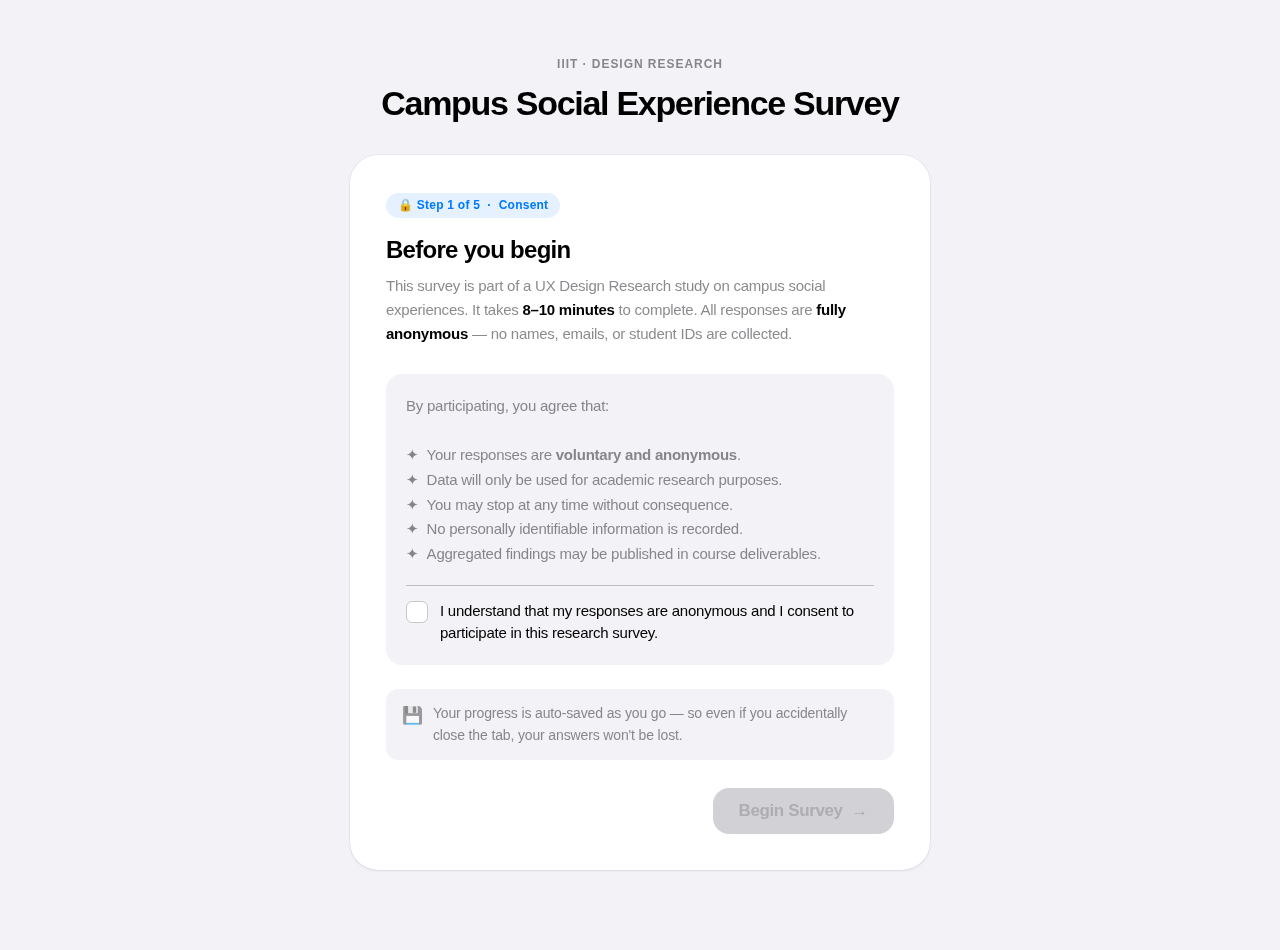
<file: index.html>
<!DOCTYPE html>
<html lang="en">

<head>
    <meta charset="UTF-8" />
    <meta name="viewport" content="width=device-width, initial-scale=1.0" />
    <title>IIIT Campus Social Experience Survey</title>
    <meta name="description"
        content="An anonymous research survey about campus social experiences at IIIT. Your responses help us understand and improve student life." />
    <link rel="stylesheet" href="style.css" />
    <style>
        /* ── PANAS-specific styles ── */
        .panas-scale-header {
            display: grid;
            grid-template-columns: 1fr repeat(5, 44px);
            gap: 0;
            align-items: center;
            padding: 10px 16px 10px 16px;
            background: #E8E8ED;
            border-radius: 12px 12px 0 0;
            margin-bottom: 0;
        }

        .panas-scale-header .panas-item-col {
            font-size: 13px;
            font-weight: 600;
            color: rgba(60, 60, 67, 0.80);
            letter-spacing: -0.01em;
        }

        .panas-scale-header .panas-num-col {
            text-align: center;
            font-size: 14px;
            font-weight: 700;
            color: rgba(60, 60, 67, 0.75);
        }

        /* Full 5-point anchor legend */
        .panas-legend {
            display: grid;
            grid-template-columns: repeat(5, 1fr);
            background: #EFEFF4;
            border-radius: 0 0 12px 12px;
            margin-bottom: 8px;
            overflow: hidden;
        }

        .panas-legend-point {
            display: flex;
            flex-direction: column;
            align-items: center;
            padding: 8px 4px 10px;
            border-right: 0.5px solid rgba(60, 60, 67, 0.10);
            gap: 3px;
        }

        .panas-legend-point:last-child {
            border-right: none;
        }

        .panas-legend-point .pl-num {
            font-size: 13px;
            font-weight: 700;
            color: #007AFF;
            line-height: 1;
        }

        .panas-legend-point .pl-desc {
            font-size: 10px;
            font-weight: 500;
            color: rgba(60, 60, 67, 0.65);
            text-align: center;
            line-height: 1.3;
        }

        /* ── Section labels for multi-section pages ── */
        .section-label {
            display: flex;
            align-items: center;
            gap: 10px;
            margin: 28px 0 14px;
        }

        .section-label-text {
            font-size: 11px;
            font-weight: 700;
            letter-spacing: 0.07em;
            text-transform: uppercase;
            color: #007AFF;
            white-space: nowrap;
        }

        .section-label::after {
            content: '';
            flex: 1;
            height: 0.5px;
            background: rgba(60, 60, 67, 0.15);
        }

        /* ── Light divider between questions ── */
        hr.section-divider {
            border: none;
            border-top: 0.5px solid rgba(60, 60, 67, 0.10);
            margin: 4px 0 12px;
        }

        /* ── Checkbox groups (multi-select) ── */
        .checkbox-group {
            display: flex;
            flex-direction: column;
            gap: 8px;
        }

        .checkbox-option {
            display: flex;
            align-items: center;
            gap: 12px;
            cursor: pointer;
            padding: 10px 14px;
            border-radius: 12px;
            border: 1.5px solid rgba(60, 60, 67, 0.14);
            background: #fff;
            transition: border-color 0.15s, background 0.15s;
        }

        .checkbox-option:hover {
            border-color: #007AFF;
            background: rgba(0, 122, 255, 0.04);
        }

        .checkbox-option input[type="checkbox"] {
            position: absolute;
            opacity: 0;
            width: 0;
            height: 0;
        }

        .custom-checkbox {
            width: 20px;
            height: 20px;
            border-radius: 6px;
            border: 2px solid rgba(60, 60, 67, 0.25);
            flex-shrink: 0;
            transition: background 0.15s, border-color 0.15s;
            position: relative;
        }

        .checkbox-option input[type="checkbox"]:checked~.custom-checkbox {
            background: #007AFF;
            border-color: #007AFF;
        }

        .checkbox-option input[type="checkbox"]:checked~.custom-checkbox::after {
            content: '';
            position: absolute;
            left: 5px;
            top: 2px;
            width: 5px;
            height: 9px;
            border: 2px solid #fff;
            border-top: none;
            border-left: none;
            transform: rotate(45deg);
        }

        .checkbox-option input[type="checkbox"]:checked~.option-label {
            font-weight: 600;
            color: #007AFF;
        }

        /* ── Char counter ── */
        .char-counter {
            font-size: 11px;
            color: rgba(60, 60, 67, 0.40);
            text-align: right;
            margin-top: 4px;
        }

        .panas-row {
            display: grid;
            grid-template-columns: 1fr repeat(5, 44px);
            gap: 0;
            align-items: center;
            padding: 10px 16px;
            border-bottom: 0.5px solid rgba(60, 60, 67, 0.10);
            transition: background 0.15s;
        }

        .panas-row:last-child {
            border-bottom: none;
        }

        .panas-row:hover {
            background: rgba(0, 122, 255, 0.04);
            border-radius: 10px;
        }

        .panas-term {
            font-size: 15px;
            font-weight: 500;
            letter-spacing: -0.016em;
            color: #000;
        }

        .panas-term .panas-num {
            font-size: 11px;
            font-weight: 600;
            color: rgba(60, 60, 67, 0.40);
            margin-right: 6px;
        }

        .panas-cell {
            display: flex;
            justify-content: center;
            align-items: center;
        }

        /* Hide native radio; show Cupertino-style circle */
        .panas-cell input[type="radio"] {
            position: absolute;
            opacity: 0;
            width: 0;
            height: 0;
        }

        .panas-cell label {
            width: 28px;
            height: 28px;
            border-radius: 50%;
            border: 2px solid rgba(60, 60, 67, 0.20);
            display: flex;
            align-items: center;
            justify-content: center;
            cursor: pointer;
            font-size: 11px;
            font-weight: 600;
            color: rgba(60, 60, 67, 0.40);
            transition: border-color 0.18s, background 0.18s, color 0.18s;
            user-select: none;
        }

        .panas-cell input[type="radio"]:checked+label {
            background: #007AFF;
            border-color: #007AFF;
            color: #fff;
        }

        .panas-cell label:hover {
            border-color: #007AFF;
            color: #007AFF;
        }

        /* Live score display */
        .panas-score-box {
            display: grid;
            grid-template-columns: 1fr 1fr;
            gap: 12px;
            margin-top: 20px;
        }

        .panas-score-card {
            padding: 16px 18px;
            border-radius: 14px;
            text-align: center;
        }

        .panas-score-card.positive {
            background: rgba(52, 199, 89, 0.10);
            border: 1px solid rgba(52, 199, 89, 0.25);
        }

        .panas-score-card.negative {
            background: rgba(255, 59, 48, 0.08);
            border: 1px solid rgba(255, 59, 48, 0.20);
        }

        .panas-score-label {
            font-size: 11px;
            font-weight: 600;
            letter-spacing: 0.05em;
            text-transform: uppercase;
            margin-bottom: 4px;
        }

        .panas-score-card.positive .panas-score-label {
            color: #248A3D;
        }

        .panas-score-card.negative .panas-score-label {
            color: #C0392B;
        }

        .panas-score-value {
            font-family: -apple-system, 'SF Pro Display', BlinkMacSystemFont, 'Helvetica Neue', sans-serif;
            font-size: 32px;
            font-weight: 700;
            letter-spacing: -0.038em;
            line-height: 1;
        }

        .panas-score-card.positive .panas-score-value {
            color: #34C759;
        }

        .panas-score-card.negative .panas-score-value {
            color: #FF3B30;
        }

        .panas-score-range {
            font-size: 11px;
            color: rgba(60, 60, 67, 0.45);
            margin-top: 3px;
        }

        .panas-score-mean {
            font-size: 11px;
            color: rgba(60, 60, 67, 0.50);
            margin-top: 2px;
        }

        @media (max-width: 520px) {
            .panas-scale-header {
                grid-template-columns: 1fr repeat(5, 36px);
                padding: 8px 10px;
            }

            .panas-row {
                grid-template-columns: 1fr repeat(5, 36px);
                padding: 9px 10px;
            }

            .panas-cell label {
                width: 24px;
                height: 24px;
                font-size: 10px;
            }

            .panas-term {
                font-size: 14px;
            }
        }
    </style>
</head>

<body>

    <!-- ═══════════════════════════════════════════════════
     SUBMIT CONFIRMATION MODAL
════════════════════════════════════════════════════ -->
    <div class="modal-overlay" id="submit-modal" role="dialog" aria-modal="true" aria-labelledby="modal-title">
        <div class="modal-card">
            <div class="modal-icon">📝</div>
            <h2 class="modal-title" id="modal-title">Submit your responses?</h2>
            <p class="modal-msg">Once submitted you won't be able to edit your answers. Your participation is completely
                anonymous.</p>
            <div class="modal-actions">
                <button class="btn btn-ghost" id="modal-cancel">Go Back</button>
                <button class="btn btn-primary" id="modal-confirm">Submit Now</button>
            </div>
        </div>
    </div>

    <!-- ═══════════════════════════════════════════════════
     AUTO-SAVE TOAST
════════════════════════════════════════════════════ -->
    <div class="toast" id="autosave-toast" aria-live="polite">
        <div class="toast-dot"></div>
        Progress auto-saved
    </div>

    <!-- ═══════════════════════════════════════════════════
     MAIN SHELL
════════════════════════════════════════════════════ -->
    <div class="survey-shell">

        <!-- Header -->
        <header class="survey-header">
            <span class="survey-logo">IIIT · Design Research</span>
            <h1 class="survey-title">Campus Social Experience Survey</h1>
        </header>

        <!-- Progress bar (hidden on consent & completion pages) -->
        <div class="progress-wrapper" id="progress-wrapper" style="display:none;">
            <div class="progress-meta">
                <span id="progress-label">Section 1 of 3</span>
                <span id="progress-pct">25%</span>
            </div>
            <div class="progress-track">
                <div class="progress-fill" id="progress-fill" style="width:25%;"></div>
            </div>
        </div>

        <!-- ─────────────────────────────────────────────
       PAGE 1 – CONSENT
  ────────────────────────────────────────────── -->
        <main class="survey-card survey-page active" id="page-1" role="main">

            <div class="page-badge">🔒 Step 1 of 5 &nbsp;·&nbsp; Consent</div>
            <h2 class="page-heading">Before you begin</h2>
            <p class="page-subheading">
                This survey is part of a UX Design Research study on campus social experiences.
                It takes <strong>8–10 minutes</strong> to complete. All responses are <strong>fully anonymous</strong> —
                no names, emails, or student IDs are collected.
            </p>

            <div class="consent-box">
                <p class="consent-text">
                    By participating, you agree that:<br /><br />
                    ✦ &nbsp;Your responses are <strong>voluntary and anonymous</strong>.<br />
                    ✦ &nbsp;Data will only be used for academic research purposes.<br />
                    ✦ &nbsp;You may stop at any time without consequence.<br />
                    ✦ &nbsp;No personally identifiable information is recorded.<br />
                    ✦ &nbsp;Aggregated findings may be published in course deliverables.
                </p>

                <label class="consent-check-row" id="consent-row" for="consent-checkbox">
                    <input type="checkbox" id="consent-checkbox"
                        style="position:absolute;opacity:0;width:0;height:0;pointer-events:none;" />
                    <div class="consent-check-box" id="consent-visual"></div>
                    <span class="consent-agree">
                        I understand that my responses are anonymous and I consent to participate in this research
                        survey.
                    </span>
                </label>
            </div>

            <div class="info-box">
                <span class="icon">💾</span>
                <span>Your progress is auto-saved as you go — so even if you accidentally close the tab, your answers
                    won't be lost.</span>
            </div>

            <div class="btn-row" style="justify-content:flex-end;">
                <button class="btn btn-primary" id="consent-btn" disabled aria-label="Proceed to survey">
                    Begin Survey &nbsp;→
                </button>
            </div>

        </main>

        <!-- ─────────────────────────────────────────────
       PAGE 2 – PANAS
  ────────────────────────────────────────────── -->
        <main class="survey-card survey-page" id="page-2" role="main">

            <div class="page-badge">🧠 Step 2 of 5 &nbsp;·&nbsp; Mood Check</div>
            <h2 class="page-heading">How have you been feeling?</h2>
            <p class="page-subheading">
                Indicate the extent you have felt this way <strong>over the past week</strong>. There are no right or
                wrong answers — just go with your honest first reaction.
            </p>

            <!-- Scale legend -->
            <div class="panas-scale-header">
                <div class="panas-item-col">Feeling</div>
                <div class="panas-num-col">1</div>
                <div class="panas-num-col">2</div>
                <div class="panas-num-col">3</div>
                <div class="panas-num-col">4</div>
                <div class="panas-num-col">5</div>
            </div>
            <!-- 5-point anchor legend -->
            <div class="panas-legend">
                <div class="panas-legend-point">
                    <span class="pl-num">1</span>
                    <span class="pl-desc">Very slightly<br>or not at all</span>
                </div>
                <div class="panas-legend-point">
                    <span class="pl-num">2</span>
                    <span class="pl-desc">A little</span>
                </div>
                <div class="panas-legend-point">
                    <span class="pl-num">3</span>
                    <span class="pl-desc">Moderately</span>
                </div>
                <div class="panas-legend-point">
                    <span class="pl-num">4</span>
                    <span class="pl-desc">Quite<br>a bit</span>
                </div>
                <div class="panas-legend-point">
                    <span class="pl-num">5</span>
                    <span class="pl-desc">Extremely</span>
                </div>
            </div>

            <!-- 20 PANAS items -->
            <div id="panas-items">

                <!-- 1. Interested (Positive) -->
                <div class="panas-row">
                    <div class="panas-term"><span class="panas-num">1.</span>Interested</div>
                    <div class="panas-cell"><input type="radio" name="panas_1" id="p1-1" value="1" /><label
                            for="p1-1">1</label></div>
                    <div class="panas-cell"><input type="radio" name="panas_1" id="p1-2" value="2" /><label
                            for="p1-2">2</label></div>
                    <div class="panas-cell"><input type="radio" name="panas_1" id="p1-3" value="3" /><label
                            for="p1-3">3</label></div>
                    <div class="panas-cell"><input type="radio" name="panas_1" id="p1-4" value="4" /><label
                            for="p1-4">4</label></div>
                    <div class="panas-cell"><input type="radio" name="panas_1" id="p1-5" value="5" /><label
                            for="p1-5">5</label></div>
                </div>

                <!-- 2. Distressed (Negative) -->
                <div class="panas-row">
                    <div class="panas-term"><span class="panas-num">2.</span>Distressed</div>
                    <div class="panas-cell"><input type="radio" name="panas_2" id="p2-1" value="1" /><label
                            for="p2-1">1</label></div>
                    <div class="panas-cell"><input type="radio" name="panas_2" id="p2-2" value="2" /><label
                            for="p2-2">2</label></div>
                    <div class="panas-cell"><input type="radio" name="panas_2" id="p2-3" value="3" /><label
                            for="p2-3">3</label></div>
                    <div class="panas-cell"><input type="radio" name="panas_2" id="p2-4" value="4" /><label
                            for="p2-4">4</label></div>
                    <div class="panas-cell"><input type="radio" name="panas_2" id="p2-5" value="5" /><label
                            for="p2-5">5</label></div>
                </div>

                <!-- 3. Excited (Positive) -->
                <div class="panas-row">
                    <div class="panas-term"><span class="panas-num">3.</span>Excited</div>
                    <div class="panas-cell"><input type="radio" name="panas_3" id="p3-1" value="1" /><label
                            for="p3-1">1</label></div>
                    <div class="panas-cell"><input type="radio" name="panas_3" id="p3-2" value="2" /><label
                            for="p3-2">2</label></div>
                    <div class="panas-cell"><input type="radio" name="panas_3" id="p3-3" value="3" /><label
                            for="p3-3">3</label></div>
                    <div class="panas-cell"><input type="radio" name="panas_3" id="p3-4" value="4" /><label
                            for="p3-4">4</label></div>
                    <div class="panas-cell"><input type="radio" name="panas_3" id="p3-5" value="5" /><label
                            for="p3-5">5</label></div>
                </div>

                <!-- 4. Upset (Negative) -->
                <div class="panas-row">
                    <div class="panas-term"><span class="panas-num">4.</span>Upset</div>
                    <div class="panas-cell"><input type="radio" name="panas_4" id="p4-1" value="1" /><label
                            for="p4-1">1</label></div>
                    <div class="panas-cell"><input type="radio" name="panas_4" id="p4-2" value="2" /><label
                            for="p4-2">2</label></div>
                    <div class="panas-cell"><input type="radio" name="panas_4" id="p4-3" value="3" /><label
                            for="p4-3">3</label></div>
                    <div class="panas-cell"><input type="radio" name="panas_4" id="p4-4" value="4" /><label
                            for="p4-4">4</label></div>
                    <div class="panas-cell"><input type="radio" name="panas_4" id="p4-5" value="5" /><label
                            for="p4-5">5</label></div>
                </div>

                <!-- 5. Strong (Positive) -->
                <div class="panas-row">
                    <div class="panas-term"><span class="panas-num">5.</span>Strong</div>
                    <div class="panas-cell"><input type="radio" name="panas_5" id="p5-1" value="1" /><label
                            for="p5-1">1</label></div>
                    <div class="panas-cell"><input type="radio" name="panas_5" id="p5-2" value="2" /><label
                            for="p5-2">2</label></div>
                    <div class="panas-cell"><input type="radio" name="panas_5" id="p5-3" value="3" /><label
                            for="p5-3">3</label></div>
                    <div class="panas-cell"><input type="radio" name="panas_5" id="p5-4" value="4" /><label
                            for="p5-4">4</label></div>
                    <div class="panas-cell"><input type="radio" name="panas_5" id="p5-5" value="5" /><label
                            for="p5-5">5</label></div>
                </div>

                <!-- 6. Guilty (Negative) -->
                <div class="panas-row">
                    <div class="panas-term"><span class="panas-num">6.</span>Guilty</div>
                    <div class="panas-cell"><input type="radio" name="panas_6" id="p6-1" value="1" /><label
                            for="p6-1">1</label></div>
                    <div class="panas-cell"><input type="radio" name="panas_6" id="p6-2" value="2" /><label
                            for="p6-2">2</label></div>
                    <div class="panas-cell"><input type="radio" name="panas_6" id="p6-3" value="3" /><label
                            for="p6-3">3</label></div>
                    <div class="panas-cell"><input type="radio" name="panas_6" id="p6-4" value="4" /><label
                            for="p6-4">4</label></div>
                    <div class="panas-cell"><input type="radio" name="panas_6" id="p6-5" value="5" /><label
                            for="p6-5">5</label></div>
                </div>

                <!-- 7. Scared (Negative) -->
                <div class="panas-row">
                    <div class="panas-term"><span class="panas-num">7.</span>Scared</div>
                    <div class="panas-cell"><input type="radio" name="panas_7" id="p7-1" value="1" /><label
                            for="p7-1">1</label></div>
                    <div class="panas-cell"><input type="radio" name="panas_7" id="p7-2" value="2" /><label
                            for="p7-2">2</label></div>
                    <div class="panas-cell"><input type="radio" name="panas_7" id="p7-3" value="3" /><label
                            for="p7-3">3</label></div>
                    <div class="panas-cell"><input type="radio" name="panas_7" id="p7-4" value="4" /><label
                            for="p7-4">4</label></div>
                    <div class="panas-cell"><input type="radio" name="panas_7" id="p7-5" value="5" /><label
                            for="p7-5">5</label></div>
                </div>

                <!-- 8. Hostile (Negative) -->
                <div class="panas-row">
                    <div class="panas-term"><span class="panas-num">8.</span>Hostile</div>
                    <div class="panas-cell"><input type="radio" name="panas_8" id="p8-1" value="1" /><label
                            for="p8-1">1</label></div>
                    <div class="panas-cell"><input type="radio" name="panas_8" id="p8-2" value="2" /><label
                            for="p8-2">2</label></div>
                    <div class="panas-cell"><input type="radio" name="panas_8" id="p8-3" value="3" /><label
                            for="p8-3">3</label></div>
                    <div class="panas-cell"><input type="radio" name="panas_8" id="p8-4" value="4" /><label
                            for="p8-4">4</label></div>
                    <div class="panas-cell"><input type="radio" name="panas_8" id="p8-5" value="5" /><label
                            for="p8-5">5</label></div>
                </div>

                <!-- 9. Enthusiastic (Positive) -->
                <div class="panas-row">
                    <div class="panas-term"><span class="panas-num">9.</span>Enthusiastic</div>
                    <div class="panas-cell"><input type="radio" name="panas_9" id="p9-1" value="1" /><label
                            for="p9-1">1</label></div>
                    <div class="panas-cell"><input type="radio" name="panas_9" id="p9-2" value="2" /><label
                            for="p9-2">2</label></div>
                    <div class="panas-cell"><input type="radio" name="panas_9" id="p9-3" value="3" /><label
                            for="p9-3">3</label></div>
                    <div class="panas-cell"><input type="radio" name="panas_9" id="p9-4" value="4" /><label
                            for="p9-4">4</label></div>
                    <div class="panas-cell"><input type="radio" name="panas_9" id="p9-5" value="5" /><label
                            for="p9-5">5</label></div>
                </div>

                <!-- 10. Proud (Positive) -->
                <div class="panas-row">
                    <div class="panas-term"><span class="panas-num">10.</span>Proud</div>
                    <div class="panas-cell"><input type="radio" name="panas_10" id="p10-1" value="1" /><label
                            for="p10-1">1</label></div>
                    <div class="panas-cell"><input type="radio" name="panas_10" id="p10-2" value="2" /><label
                            for="p10-2">2</label></div>
                    <div class="panas-cell"><input type="radio" name="panas_10" id="p10-3" value="3" /><label
                            for="p10-3">3</label></div>
                    <div class="panas-cell"><input type="radio" name="panas_10" id="p10-4" value="4" /><label
                            for="p10-4">4</label></div>
                    <div class="panas-cell"><input type="radio" name="panas_10" id="p10-5" value="5" /><label
                            for="p10-5">5</label></div>
                </div>

                <!-- 11. Irritable (Negative) -->
                <div class="panas-row">
                    <div class="panas-term"><span class="panas-num">11.</span>Irritable</div>
                    <div class="panas-cell"><input type="radio" name="panas_11" id="p11-1" value="1" /><label
                            for="p11-1">1</label></div>
                    <div class="panas-cell"><input type="radio" name="panas_11" id="p11-2" value="2" /><label
                            for="p11-2">2</label></div>
                    <div class="panas-cell"><input type="radio" name="panas_11" id="p11-3" value="3" /><label
                            for="p11-3">3</label></div>
                    <div class="panas-cell"><input type="radio" name="panas_11" id="p11-4" value="4" /><label
                            for="p11-4">4</label></div>
                    <div class="panas-cell"><input type="radio" name="panas_11" id="p11-5" value="5" /><label
                            for="p11-5">5</label></div>
                </div>

                <!-- 12. Alert (Positive) -->
                <div class="panas-row">
                    <div class="panas-term"><span class="panas-num">12.</span>Alert</div>
                    <div class="panas-cell"><input type="radio" name="panas_12" id="p12-1" value="1" /><label
                            for="p12-1">1</label></div>
                    <div class="panas-cell"><input type="radio" name="panas_12" id="p12-2" value="2" /><label
                            for="p12-2">2</label></div>
                    <div class="panas-cell"><input type="radio" name="panas_12" id="p12-3" value="3" /><label
                            for="p12-3">3</label></div>
                    <div class="panas-cell"><input type="radio" name="panas_12" id="p12-4" value="4" /><label
                            for="p12-4">4</label></div>
                    <div class="panas-cell"><input type="radio" name="panas_12" id="p12-5" value="5" /><label
                            for="p12-5">5</label></div>
                </div>

                <!-- 13. Ashamed (Negative) -->
                <div class="panas-row">
                    <div class="panas-term"><span class="panas-num">13.</span>Ashamed</div>
                    <div class="panas-cell"><input type="radio" name="panas_13" id="p13-1" value="1" /><label
                            for="p13-1">1</label></div>
                    <div class="panas-cell"><input type="radio" name="panas_13" id="p13-2" value="2" /><label
                            for="p13-2">2</label></div>
                    <div class="panas-cell"><input type="radio" name="panas_13" id="p13-3" value="3" /><label
                            for="p13-3">3</label></div>
                    <div class="panas-cell"><input type="radio" name="panas_13" id="p13-4" value="4" /><label
                            for="p13-4">4</label></div>
                    <div class="panas-cell"><input type="radio" name="panas_13" id="p13-5" value="5" /><label
                            for="p13-5">5</label></div>
                </div>

                <!-- 14. Inspired (Positive) -->
                <div class="panas-row">
                    <div class="panas-term"><span class="panas-num">14.</span>Inspired</div>
                    <div class="panas-cell"><input type="radio" name="panas_14" id="p14-1" value="1" /><label
                            for="p14-1">1</label></div>
                    <div class="panas-cell"><input type="radio" name="panas_14" id="p14-2" value="2" /><label
                            for="p14-2">2</label></div>
                    <div class="panas-cell"><input type="radio" name="panas_14" id="p14-3" value="3" /><label
                            for="p14-3">3</label></div>
                    <div class="panas-cell"><input type="radio" name="panas_14" id="p14-4" value="4" /><label
                            for="p14-4">4</label></div>
                    <div class="panas-cell"><input type="radio" name="panas_14" id="p14-5" value="5" /><label
                            for="p14-5">5</label></div>
                </div>

                <!-- 15. Nervous (Negative) -->
                <div class="panas-row">
                    <div class="panas-term"><span class="panas-num">15.</span>Nervous</div>
                    <div class="panas-cell"><input type="radio" name="panas_15" id="p15-1" value="1" /><label
                            for="p15-1">1</label></div>
                    <div class="panas-cell"><input type="radio" name="panas_15" id="p15-2" value="2" /><label
                            for="p15-2">2</label></div>
                    <div class="panas-cell"><input type="radio" name="panas_15" id="p15-3" value="3" /><label
                            for="p15-3">3</label></div>
                    <div class="panas-cell"><input type="radio" name="panas_15" id="p15-4" value="4" /><label
                            for="p15-4">4</label></div>
                    <div class="panas-cell"><input type="radio" name="panas_15" id="p15-5" value="5" /><label
                            for="p15-5">5</label></div>
                </div>

                <!-- 16. Determined (Positive) -->
                <div class="panas-row">
                    <div class="panas-term"><span class="panas-num">16.</span>Determined</div>
                    <div class="panas-cell"><input type="radio" name="panas_16" id="p16-1" value="1" /><label
                            for="p16-1">1</label></div>
                    <div class="panas-cell"><input type="radio" name="panas_16" id="p16-2" value="2" /><label
                            for="p16-2">2</label></div>
                    <div class="panas-cell"><input type="radio" name="panas_16" id="p16-3" value="3" /><label
                            for="p16-3">3</label></div>
                    <div class="panas-cell"><input type="radio" name="panas_16" id="p16-4" value="4" /><label
                            for="p16-4">4</label></div>
                    <div class="panas-cell"><input type="radio" name="panas_16" id="p16-5" value="5" /><label
                            for="p16-5">5</label></div>
                </div>

                <!-- 17. Attentive (Positive) -->
                <div class="panas-row">
                    <div class="panas-term"><span class="panas-num">17.</span>Attentive</div>
                    <div class="panas-cell"><input type="radio" name="panas_17" id="p17-1" value="1" /><label
                            for="p17-1">1</label></div>
                    <div class="panas-cell"><input type="radio" name="panas_17" id="p17-2" value="2" /><label
                            for="p17-2">2</label></div>
                    <div class="panas-cell"><input type="radio" name="panas_17" id="p17-3" value="3" /><label
                            for="p17-3">3</label></div>
                    <div class="panas-cell"><input type="radio" name="panas_17" id="p17-4" value="4" /><label
                            for="p17-4">4</label></div>
                    <div class="panas-cell"><input type="radio" name="panas_17" id="p17-5" value="5" /><label
                            for="p17-5">5</label></div>
                </div>

                <!-- 18. Jittery (Negative) -->
                <div class="panas-row">
                    <div class="panas-term"><span class="panas-num">18.</span>Jittery</div>
                    <div class="panas-cell"><input type="radio" name="panas_18" id="p18-1" value="1" /><label
                            for="p18-1">1</label></div>
                    <div class="panas-cell"><input type="radio" name="panas_18" id="p18-2" value="2" /><label
                            for="p18-2">2</label></div>
                    <div class="panas-cell"><input type="radio" name="panas_18" id="p18-3" value="3" /><label
                            for="p18-3">3</label></div>
                    <div class="panas-cell"><input type="radio" name="panas_18" id="p18-4" value="4" /><label
                            for="p18-4">4</label></div>
                    <div class="panas-cell"><input type="radio" name="panas_18" id="p18-5" value="5" /><label
                            for="p18-5">5</label></div>
                </div>

                <!-- 19. Active (Positive) -->
                <div class="panas-row">
                    <div class="panas-term"><span class="panas-num">19.</span>Active</div>
                    <div class="panas-cell"><input type="radio" name="panas_19" id="p19-1" value="1" /><label
                            for="p19-1">1</label></div>
                    <div class="panas-cell"><input type="radio" name="panas_19" id="p19-2" value="2" /><label
                            for="p19-2">2</label></div>
                    <div class="panas-cell"><input type="radio" name="panas_19" id="p19-3" value="3" /><label
                            for="p19-3">3</label></div>
                    <div class="panas-cell"><input type="radio" name="panas_19" id="p19-4" value="4" /><label
                            for="p19-4">4</label></div>
                    <div class="panas-cell"><input type="radio" name="panas_19" id="p19-5" value="5" /><label
                            for="p19-5">5</label></div>
                </div>

                <!-- 20. Afraid (Negative) -->
                <div class="panas-row">
                    <div class="panas-term"><span class="panas-num">20.</span>Afraid</div>
                    <div class="panas-cell"><input type="radio" name="panas_20" id="p20-1" value="1" /><label
                            for="p20-1">1</label></div>
                    <div class="panas-cell"><input type="radio" name="panas_20" id="p20-2" value="2" /><label
                            for="p20-2">2</label></div>
                    <div class="panas-cell"><input type="radio" name="panas_20" id="p20-3" value="3" /><label
                            for="p20-3">3</label></div>
                    <div class="panas-cell"><input type="radio" name="panas_20" id="p20-4" value="4" /><label
                            for="p20-4">4</label></div>
                    <div class="panas-cell"><input type="radio" name="panas_20" id="p20-5" value="5" /><label
                            for="p20-5">5</label></div>
                </div>

            </div><!-- /panas-items -->

            <div class="btn-row">
                <button class="btn btn-ghost" onclick="goToPage(1)">← Back</button>
                <button class="btn btn-primary" onclick="goToPage(3)">Next &nbsp;→</button>
            </div>

        </main>

        <!-- ─────────────────────────────────────────────
       PAGE 3 – DEMOGRAPHICS
  ────────────────────────────────────────────── -->
        <main class="survey-card survey-page" id="page-3" role="main">

            <div class="page-badge">👤 Step 2 of 5 &nbsp;·&nbsp; About You</div>
            <h2 class="page-heading">A little about you</h2>
            <p class="page-subheading">All fields are <strong>optional</strong>. Skip any you're not comfortable with.
            </p>

            <!-- Q1: Age -->
            <div class="form-group">
                <label class="form-label" for="age_group">Age <span class="optional">(optional)</span></label>
                <select class="form-select" id="age_group" name="age_group">
                    <option value="">Select age range</option>
                    <option value="17-18">17–18</option>
                    <option value="19-20">19–20</option>
                    <option value="21-22">21–22</option>
                    <option value="23-24">23–24</option>
                    <option value="25+">25+</option>
                    <option value="Prefer not to say">Prefer not to say</option>
                </select>
            </div>

            <!-- Q2: Year of Study -->
            <div class="form-group">
                <label class="form-label" for="year_of_study">Year of Study <span
                        class="optional">(optional)</span></label>
                <select class="form-select" id="year_of_study" name="year_of_study">
                    <option value="">Select year</option>
                    <option value="1st">1st Year</option>
                    <option value="2nd">2nd Year</option>
                    <option value="3rd">3rd Year</option>
                    <option value="4th">4th Year</option>
                    <option value="5th">5th Year</option>
                    <option value="Other">Other</option>
                </select>
            </div>

            <!-- Q3: Program -->
            <div class="form-group">
                <label class="form-label" for="program">Program <span class="optional">(optional)</span></label>
                <select class="form-select" id="program" name="program">
                    <option value="">Select program</option>
                    <option value="B.Tech">B.Tech</option>
                    <option value="M.Tech">M.Tech</option>
                    <option value="PhD">PhD</option>
                    <option value="Dual Degree">Dual Degree</option>
                    <option value="Other">Other</option>
                </select>
            </div>

            <!-- Q4: Stream -->
            <div class="form-group">
                <label class="form-label" for="stream">Stream / Branch <span class="optional">(optional)</span></label>
                <input type="text" class="form-input" id="stream" name="stream"
                    placeholder="e.g. Computer Science, ECE, Design…" maxlength="80" />
            </div>

            <!-- Q5: Gender -->
            <div class="form-group">
                <label class="form-label">Gender <span class="optional">(optional)</span></label>
                <div class="radio-group" role="radiogroup" aria-label="Gender">
                    <label class="radio-option"><input type="radio" name="gender" value="Male" />
                        <div class="custom-radio"></div><span class="option-label">Male</span>
                    </label>
                    <label class="radio-option"><input type="radio" name="gender" value="Female" />
                        <div class="custom-radio"></div><span class="option-label">Female</span>
                    </label>
                    <label class="radio-option"><input type="radio" name="gender" value="Transgender Male" />
                        <div class="custom-radio"></div><span class="option-label">Transgender Male</span>
                    </label>
                    <label class="radio-option"><input type="radio" name="gender" value="Transgender Female" />
                        <div class="custom-radio"></div><span class="option-label">Transgender Female</span>
                    </label>
                    <label class="radio-option"><input type="radio" name="gender" value="Non-binary" />
                        <div class="custom-radio"></div><span class="option-label">Non-binary</span>
                    </label>
                    <label class="radio-option"><input type="radio" name="gender" value="Self-describe" />
                        <div class="custom-radio"></div><span class="option-label">Self-describe</span>
                    </label>
                    <label class="radio-option"><input type="radio" name="gender" value="Prefer not to say" />
                        <div class="custom-radio"></div><span class="option-label">Prefer not to say</span>
                    </label>
                </div>
            </div>

            <!-- Q6: Residence -->
            <div class="form-group">
                <label class="form-label">Residence <span class="optional">(optional)</span></label>
                <div class="radio-group" role="radiogroup" aria-label="Residence">
                    <label class="radio-option"><input type="radio" name="residence" value="Hostel" />
                        <div class="custom-radio"></div><span class="option-label">Hostel (on-campus)</span>
                    </label>
                    <label class="radio-option"><input type="radio" name="residence" value="Day Scholar" />
                        <div class="custom-radio"></div><span class="option-label">Day Scholar</span>
                    </label>
                    <label class="radio-option"><input type="radio" name="residence" value="Off-campus" />
                        <div class="custom-radio"></div><span class="option-label">Off-campus (PG / flat)</span>
                    </label>
                </div>
            </div>

            <div class="btn-row">
                <button class="btn btn-ghost" onclick="goToPage(2)">← Back</button>
                <button class="btn btn-primary" onclick="goToPage(4)">Next &nbsp;→</button>
            </div>
        </main>

        <!-- ─────────────────────────────────────────────
             PAGE 4 – SOCIAL EXPERIENCE & BEHAVIOR
        ────────────────────────────────────────────── -->
        <main class="survey-card survey-page" id="page-4" role="main">

            <div class="page-badge">💬 Step 3 of 5 &nbsp;·&nbsp; Social Experience</div>
            <h2 class="page-heading">Your campus social life</h2>
            <p class="page-subheading">Rate each statement honestly. 1 = Strongly Disagree &nbsp;→&nbsp; 5 = Strongly
                Agree.</p>

            <!-- ── Section: Social Experience ── -->
            <div class="section-label"><span class="section-label-text">Social Experience</span></div>

            <!-- Q6: Social Satisfaction -->
            <div class="form-group">
                <label class="form-label" id="lbl-q6s">Q6. &nbsp;I am satisfied with my overall social experience on
                    campus.</label>
                <div class="likert-wrapper" role="radiogroup" aria-labelledby="lbl-q6s">
                    <div class="likert-labels"><span>Strongly Disagree</span><span>Strongly Agree</span></div>
                    <div class="likert-options">
                        <div class="likert-option"><input type="radio" name="social_satisfaction" id="ss-1"
                                value="1" /><label for="ss-1">1</label></div>
                        <div class="likert-option"><input type="radio" name="social_satisfaction" id="ss-2"
                                value="2" /><label for="ss-2">2</label></div>
                        <div class="likert-option"><input type="radio" name="social_satisfaction" id="ss-3"
                                value="3" /><label for="ss-3">3</label></div>
                        <div class="likert-option"><input type="radio" name="social_satisfaction" id="ss-4"
                                value="4" /><label for="ss-4">4</label></div>
                        <div class="likert-option"><input type="radio" name="social_satisfaction" id="ss-5"
                                value="5" /><label for="ss-5">5</label></div>
                    </div>
                </div>
            </div>
            <hr class="section-divider" />

            <!-- Q7: Belonging -->
            <div class="form-group">
                <label class="form-label" id="lbl-q7">Q7. &nbsp;I feel like I belong at IIIT.</label>
                <div class="likert-wrapper" role="radiogroup" aria-labelledby="lbl-q7">
                    <div class="likert-labels"><span>Strongly Disagree</span><span>Strongly Agree</span></div>
                    <div class="likert-options">
                        <div class="likert-option"><input type="radio" name="belonging" id="bl-1" value="1" /><label
                                for="bl-1">1</label></div>
                        <div class="likert-option"><input type="radio" name="belonging" id="bl-2" value="2" /><label
                                for="bl-2">2</label></div>
                        <div class="likert-option"><input type="radio" name="belonging" id="bl-3" value="3" /><label
                                for="bl-3">3</label></div>
                        <div class="likert-option"><input type="radio" name="belonging" id="bl-4" value="4" /><label
                                for="bl-4">4</label></div>
                        <div class="likert-option"><input type="radio" name="belonging" id="bl-5" value="5" /><label
                                for="bl-5">5</label></div>
                    </div>
                </div>
            </div>
            <hr class="section-divider" />

            <!-- Q8: Close Friends -->
            <div class="form-group">
                <label class="form-label" id="lbl-q8">Q8. &nbsp;I have a close friend group on campus.</label>
                <div class="likert-wrapper" role="radiogroup" aria-labelledby="lbl-q8">
                    <div class="likert-labels"><span>Strongly Disagree</span><span>Strongly Agree</span></div>
                    <div class="likert-options">
                        <div class="likert-option"><input type="radio" name="close_friends" id="cf-1" value="1" /><label
                                for="cf-1">1</label></div>
                        <div class="likert-option"><input type="radio" name="close_friends" id="cf-2" value="2" /><label
                                for="cf-2">2</label></div>
                        <div class="likert-option"><input type="radio" name="close_friends" id="cf-3" value="3" /><label
                                for="cf-3">3</label></div>
                        <div class="likert-option"><input type="radio" name="close_friends" id="cf-4" value="4" /><label
                                for="cf-4">4</label></div>
                        <div class="likert-option"><input type="radio" name="close_friends" id="cf-5" value="5" /><label
                                for="cf-5">5</label></div>
                    </div>
                </div>
            </div>
            <hr class="section-divider" />

            <!-- Q9: Social Isolation -->
            <div class="form-group">
                <label class="form-label" id="lbl-q9">Q9. &nbsp;I often feel socially isolated on campus.</label>
                <div class="likert-wrapper" role="radiogroup" aria-labelledby="lbl-q9">
                    <div class="likert-labels"><span>Strongly Disagree</span><span>Strongly Agree</span></div>
                    <div class="likert-options">
                        <div class="likert-option"><input type="radio" name="social_isolation" id="si-1"
                                value="1" /><label for="si-1">1</label></div>
                        <div class="likert-option"><input type="radio" name="social_isolation" id="si-2"
                                value="2" /><label for="si-2">2</label></div>
                        <div class="likert-option"><input type="radio" name="social_isolation" id="si-3"
                                value="3" /><label for="si-3">3</label></div>
                        <div class="likert-option"><input type="radio" name="social_isolation" id="si-4"
                                value="4" /><label for="si-4">4</label></div>
                        <div class="likert-option"><input type="radio" name="social_isolation" id="si-5"
                                value="5" /><label for="si-5">5</label></div>
                    </div>
                </div>
            </div>

            <!-- ── Section: Social Behavior ── -->
            <div class="section-label"><span class="section-label-text">Social Behavior</span></div>

            <!-- Q10: Social Frequency -->
            <div class="form-group">
                <label class="form-label">Q10. &nbsp;How often do you interact socially outside academic work?</label>
                <div class="radio-group" role="radiogroup">
                    <label class="radio-option"><input type="radio" name="social_frequency" value="Never" />
                        <div class="custom-radio"></div><span class="option-label">Never</span>
                    </label>
                    <label class="radio-option"><input type="radio" name="social_frequency" value="Rarely" />
                        <div class="custom-radio"></div><span class="option-label">Rarely</span>
                    </label>
                    <label class="radio-option"><input type="radio" name="social_frequency" value="Sometimes" />
                        <div class="custom-radio"></div><span class="option-label">Sometimes</span>
                    </label>
                    <label class="radio-option"><input type="radio" name="social_frequency" value="Often" />
                        <div class="custom-radio"></div><span class="option-label">Often</span>
                    </label>
                    <label class="radio-option"><input type="radio" name="social_frequency" value="Very Often" />
                        <div class="custom-radio"></div><span class="option-label">Very Often</span>
                    </label>
                </div>
            </div>
            <hr class="section-divider" />

            <!-- Q11: Friendship Ease -->
            <div class="form-group">
                <label class="form-label">Q11. &nbsp;How easy has it been for you to form friendships at IIIT?</label>
                <div class="radio-group" role="radiogroup">
                    <label class="radio-option"><input type="radio" name="friendship_ease" value="Very Difficult" />
                        <div class="custom-radio"></div><span class="option-label">Very Difficult</span>
                    </label>
                    <label class="radio-option"><input type="radio" name="friendship_ease" value="Difficult" />
                        <div class="custom-radio"></div><span class="option-label">Difficult</span>
                    </label>
                    <label class="radio-option"><input type="radio" name="friendship_ease" value="Neutral" />
                        <div class="custom-radio"></div><span class="option-label">Neutral</span>
                    </label>
                    <label class="radio-option"><input type="radio" name="friendship_ease" value="Easy" />
                        <div class="custom-radio"></div><span class="option-label">Easy</span>
                    </label>
                    <label class="radio-option"><input type="radio" name="friendship_ease" value="Very Easy" />
                        <div class="custom-radio"></div><span class="option-label">Very Easy</span>
                    </label>
                </div>
            </div>

            <div class="btn-row">
                <button class="btn btn-ghost" onclick="goToPage(3)">← Back</button>
                <button class="btn btn-primary" onclick="goToPage(5)">Next &nbsp;→</button>
            </div>
        </main>

        <!-- ─────────────────────────────────────────────
             PAGE 5 – INITIATION
        ────────────────────────────────────────────── -->
        <main class="survey-card survey-page" id="page-5" role="main">

            <div class="page-badge">🔥 Step 4 of 5 &nbsp;·&nbsp; Initiation</div>
            <h2 class="page-heading">Starting conversations</h2>
            <p class="page-subheading">Rate each statement. 1 = Strongly Disagree &nbsp;→&nbsp; 5 = Strongly Agree.</p>

            <!-- ── Section: Initiation Anxiety ── -->
            <div class="section-label"><span class="section-label-text">Initiation Anxiety</span></div>

            <!-- Q12 -->
            <div class="form-group">
                <label class="form-label" id="lbl-q12">Q12. &nbsp;I feel anxious when initiating conversations with new
                    people on campus.</label>
                <div class="likert-wrapper" role="radiogroup" aria-labelledby="lbl-q12">
                    <div class="likert-labels"><span>Strongly Disagree</span><span>Strongly Agree</span></div>
                    <div class="likert-options">
                        <div class="likert-option"><input type="radio" name="initiation_anxiety" id="ia-1"
                                value="1" /><label for="ia-1">1</label></div>
                        <div class="likert-option"><input type="radio" name="initiation_anxiety" id="ia-2"
                                value="2" /><label for="ia-2">2</label></div>
                        <div class="likert-option"><input type="radio" name="initiation_anxiety" id="ia-3"
                                value="3" /><label for="ia-3">3</label></div>
                        <div class="likert-option"><input type="radio" name="initiation_anxiety" id="ia-4"
                                value="4" /><label for="ia-4">4</label></div>
                        <div class="likert-option"><input type="radio" name="initiation_anxiety" id="ia-5"
                                value="5" /><label for="ia-5">5</label></div>
                    </div>
                </div>
            </div>
            <hr class="section-divider" />

            <!-- Q13 -->
            <div class="form-group">
                <label class="form-label" id="lbl-q13">Q13. &nbsp;I overthink what to say before starting a
                    conversation.</label>
                <div class="likert-wrapper" role="radiogroup" aria-labelledby="lbl-q13">
                    <div class="likert-labels"><span>Strongly Disagree</span><span>Strongly Agree</span></div>
                    <div class="likert-options">
                        <div class="likert-option"><input type="radio" name="overthinking" id="ot-1" value="1" /><label
                                for="ot-1">1</label></div>
                        <div class="likert-option"><input type="radio" name="overthinking" id="ot-2" value="2" /><label
                                for="ot-2">2</label></div>
                        <div class="likert-option"><input type="radio" name="overthinking" id="ot-3" value="3" /><label
                                for="ot-3">3</label></div>
                        <div class="likert-option"><input type="radio" name="overthinking" id="ot-4" value="4" /><label
                                for="ot-4">4</label></div>
                        <div class="likert-option"><input type="radio" name="overthinking" id="ot-5" value="5" /><label
                                for="ot-5">5</label></div>
                    </div>
                </div>
            </div>
            <hr class="section-divider" />

            <!-- Q14 -->
            <div class="form-group">
                <label class="form-label" id="lbl-q14">Q14. &nbsp;I avoid starting conversations even when I want
                    to.</label>
                <div class="likert-wrapper" role="radiogroup" aria-labelledby="lbl-q14">
                    <div class="likert-labels"><span>Strongly Disagree</span><span>Strongly Agree</span></div>
                    <div class="likert-options">
                        <div class="likert-option"><input type="radio" name="avoidance" id="av-1" value="1" /><label
                                for="av-1">1</label></div>
                        <div class="likert-option"><input type="radio" name="avoidance" id="av-2" value="2" /><label
                                for="av-2">2</label></div>
                        <div class="likert-option"><input type="radio" name="avoidance" id="av-3" value="3" /><label
                                for="av-3">3</label></div>
                        <div class="likert-option"><input type="radio" name="avoidance" id="av-4" value="4" /><label
                                for="av-4">4</label></div>
                        <div class="likert-option"><input type="radio" name="avoidance" id="av-5" value="5" /><label
                                for="av-5">5</label></div>
                    </div>
                </div>
            </div>
            <hr class="section-divider" />

            <!-- Q15 -->
            <div class="form-group">
                <label class="form-label" id="lbl-q15">Q15. &nbsp;I worry about being judged when approaching someone
                    new.</label>
                <div class="likert-wrapper" role="radiogroup" aria-labelledby="lbl-q15">
                    <div class="likert-labels"><span>Strongly Disagree</span><span>Strongly Agree</span></div>
                    <div class="likert-options">
                        <div class="likert-option"><input type="radio" name="judgment_concern" id="jc-1"
                                value="1" /><label for="jc-1">1</label></div>
                        <div class="likert-option"><input type="radio" name="judgment_concern" id="jc-2"
                                value="2" /><label for="jc-2">2</label></div>
                        <div class="likert-option"><input type="radio" name="judgment_concern" id="jc-3"
                                value="3" /><label for="jc-3">3</label></div>
                        <div class="likert-option"><input type="radio" name="judgment_concern" id="jc-4"
                                value="4" /><label for="jc-4">4</label></div>
                        <div class="likert-option"><input type="radio" name="judgment_concern" id="jc-5"
                                value="5" /><label for="jc-5">5</label></div>
                    </div>
                </div>
            </div>

            <!-- ── Section: Initiation Behavior & Comfort ── -->
            <div class="section-label"><span class="section-label-text">Initiation Behavior &amp; Comfort</span></div>

            <!-- Q16 -->
            <div class="form-group">
                <label class="form-label">Q16. &nbsp;When meeting someone new, who usually starts the
                    conversation?</label>
                <div class="radio-group" role="radiogroup">
                    <label class="radio-option"><input type="radio" name="conversation_initiator"
                            value="I usually start" />
                        <div class="custom-radio"></div><span class="option-label">I usually start</span>
                    </label>
                    <label class="radio-option"><input type="radio" name="conversation_initiator"
                            value="They usually start" />
                        <div class="custom-radio"></div><span class="option-label">They usually start</span>
                    </label>
                    <label class="radio-option"><input type="radio" name="conversation_initiator"
                            value="It happens naturally" />
                        <div class="custom-radio"></div><span class="option-label">It happens naturally</span>
                    </label>
                    <label class="radio-option"><input type="radio" name="conversation_initiator"
                            value="Depends on situation" />
                        <div class="custom-radio"></div><span class="option-label">Depends on the situation</span>
                    </label>
                </div>
            </div>
            <hr class="section-divider" />

            <!-- Q17 -->
            <div class="form-group">
                <label class="form-label">Q17. &nbsp;How comfortable do you usually feel when meeting someone for the
                    first time?</label>
                <div class="radio-group" role="radiogroup">
                    <label class="radio-option"><input type="radio" name="first_interaction_comfort"
                            value="Very Uncomfortable" />
                        <div class="custom-radio"></div><span class="option-label">Very Uncomfortable</span>
                    </label>
                    <label class="radio-option"><input type="radio" name="first_interaction_comfort"
                            value="Uncomfortable" />
                        <div class="custom-radio"></div><span class="option-label">Uncomfortable</span>
                    </label>
                    <label class="radio-option"><input type="radio" name="first_interaction_comfort" value="Neutral" />
                        <div class="custom-radio"></div><span class="option-label">Neutral</span>
                    </label>
                    <label class="radio-option"><input type="radio" name="first_interaction_comfort"
                            value="Comfortable" />
                        <div class="custom-radio"></div><span class="option-label">Comfortable</span>
                    </label>
                    <label class="radio-option"><input type="radio" name="first_interaction_comfort"
                            value="Very Comfortable" />
                        <div class="custom-radio"></div><span class="option-label">Very Comfortable</span>
                    </label>
                </div>
            </div>

            <div class="btn-row">
                <button class="btn btn-ghost" onclick="goToPage(4)">← Back</button>
                <button class="btn btn-primary" onclick="goToPage(6)">Next &nbsp;→</button>
            </div>
        </main>

        <!-- ─────────────────────────────────────────────
             PAGE 6 – CONTEXT, OPPORTUNITY & OPEN INSIGHTS
        ────────────────────────────────────────────── -->
        <main class="survey-card survey-page" id="page-6" role="main">

            <div class="page-badge">🔍 Step 5 of 5 &nbsp;·&nbsp; Context &amp; Insights</div>
            <h2 class="page-heading">Context &amp; what would help</h2>
            <p class="page-subheading">Almost done. A few final questions about what shapes your social experience.</p>

            <!-- ── Section: Context & Alternatives ── -->
            <div class="section-label"><span class="section-label-text">Context &amp; Alternatives</span></div>

            <!-- Q18: Friendship Source (multi-select) -->
            <div class="form-group">
                <label class="form-label">Q18. &nbsp;Most of my friendships formed through: <span
                        class="optional">(select all that apply)</span></label>
                <div class="checkbox-group" role="group">
                    <label class="checkbox-option"><input type="checkbox" name="friendship_source" value="Classes"
                            id="fs_classes" />
                        <div class="custom-checkbox"></div><span class="option-label">Classes</span>
                    </label>
                    <label class="checkbox-option"><input type="checkbox" name="friendship_source"
                            value="Hostel/Living space" id="fs_hostel" />
                        <div class="custom-checkbox"></div><span class="option-label">Hostel / Living space</span>
                    </label>
                    <label class="checkbox-option"><input type="checkbox" name="friendship_source" value="Clubs/Events"
                            id="fs_clubs" />
                        <div class="custom-checkbox"></div><span class="option-label">Clubs / Events</span>
                    </label>
                    <label class="checkbox-option"><input type="checkbox" name="friendship_source"
                            value="Mutual friends" id="fs_mutual" />
                        <div class="custom-checkbox"></div><span class="option-label">Mutual friends</span>
                    </label>
                    <label class="checkbox-option"><input type="checkbox" name="friendship_source"
                            value="Online platforms" id="fs_online" />
                        <div class="custom-checkbox"></div><span class="option-label">Online platforms</span>
                    </label>
                    <label class="checkbox-option"><input type="checkbox" name="friendship_source" value="Other"
                            id="fs_other" />
                        <div class="custom-checkbox"></div><span class="option-label">Other</span>
                    </label>
                </div>
            </div>

            <!-- ── Section: Context & Barriers ── -->
            <div class="section-label"><span class="section-label-text">Context &amp; Barriers</span></div>

            <!-- Q19: Initiation Barriers (multi-select) -->
            <div class="form-group">
                <label class="form-label">Q19. &nbsp;What usually stops you from initiating conversations? <span
                        class="optional">(select all that apply)</span></label>
                <div class="checkbox-group" role="group">
                    <label class="checkbox-option"><input type="checkbox" name="initiation_barriers"
                            value="Fear of rejection" id="ib_fear_rejection" />
                        <div class="custom-checkbox"></div><span class="option-label">Fear of rejection</span>
                    </label>
                    <label class="checkbox-option"><input type="checkbox" name="initiation_barriers"
                            value="Not knowing what to say" id="ib_not_knowing" />
                        <div class="custom-checkbox"></div><span class="option-label">Not knowing what to say</span>
                    </label>
                    <label class="checkbox-option"><input type="checkbox" name="initiation_barriers"
                            value="Already formed friend groups" id="ib_formed_groups" />
                        <div class="custom-checkbox"></div><span class="option-label">Existing friend groups (hard to
                            enter)</span>
                    </label>
                    <label class="checkbox-option"><input type="checkbox" name="initiation_barriers"
                            value="Lack of common topic" id="ib_no_topic" />
                        <div class="custom-checkbox"></div><span class="option-label">Lack of a common topic to start
                            with</span>
                    </label>
                    <label class="checkbox-option"><input type="checkbox" name="initiation_barriers" value="Low energy"
                            id="ib_low_energy" />
                        <div class="custom-checkbox"></div><span class="option-label">Low energy / social fatigue</span>
                    </label>
                    <label class="checkbox-option"><input type="checkbox" name="initiation_barriers"
                            value="Nothing stops me" id="ib_nothing" />
                        <div class="custom-checkbox"></div><span class="option-label">Nothing stops me</span>
                    </label>
                    <label class="checkbox-option"><input type="checkbox" name="initiation_barriers" value="Other"
                            id="ib_other" />
                        <div class="custom-checkbox"></div><span class="option-label">Other</span>
                    </label>
                </div>
            </div>

            <!-- ── Section: Context & Desire ── -->
            <div class="section-label"><span class="section-label-text">Context &amp; Desire</span></div>

            <!-- Q20 -->
            <div class="form-group">
                <label class="form-label" id="lbl-q20">Q20. &nbsp;I actively want to expand my social circle.</label>
                <div class="likert-wrapper" role="radiogroup" aria-labelledby="lbl-q20">
                    <div class="likert-labels"><span>Strongly Disagree</span><span>Strongly Agree</span></div>
                    <div class="likert-options">
                        <div class="likert-option"><input type="radio" name="social_expansion_desire" id="sed-1"
                                value="1" /><label for="sed-1">1</label></div>
                        <div class="likert-option"><input type="radio" name="social_expansion_desire" id="sed-2"
                                value="2" /><label for="sed-2">2</label></div>
                        <div class="likert-option"><input type="radio" name="social_expansion_desire" id="sed-3"
                                value="3" /><label for="sed-3">3</label></div>
                        <div class="likert-option"><input type="radio" name="social_expansion_desire" id="sed-4"
                                value="4" /><label for="sed-4">4</label></div>
                        <div class="likert-option"><input type="radio" name="social_expansion_desire" id="sed-5"
                                value="5" /><label for="sed-5">5</label></div>
                    </div>
                </div>
            </div>

            <!-- ── Section: Opportunity Testing ── -->
            <div class="section-label"><span class="section-label-text">Opportunity Testing</span></div>

            <!-- Q21 -->
            <div class="form-group">
                <label class="form-label" id="lbl-q21">Q21. &nbsp;I feel more comfortable initiating conversations
                    online than in person.</label>
                <div class="likert-wrapper" role="radiogroup" aria-labelledby="lbl-q21">
                    <div class="likert-labels"><span>Strongly Disagree</span><span>Strongly Agree</span></div>
                    <div class="likert-options">
                        <div class="likert-option"><input type="radio" name="online_comfort" id="oc-1"
                                value="1" /><label for="oc-1">1</label></div>
                        <div class="likert-option"><input type="radio" name="online_comfort" id="oc-2"
                                value="2" /><label for="oc-2">2</label></div>
                        <div class="likert-option"><input type="radio" name="online_comfort" id="oc-3"
                                value="3" /><label for="oc-3">3</label></div>
                        <div class="likert-option"><input type="radio" name="online_comfort" id="oc-4"
                                value="4" /><label for="oc-4">4</label></div>
                        <div class="likert-option"><input type="radio" name="online_comfort" id="oc-5"
                                value="5" /><label for="oc-5">5</label></div>
                    </div>
                </div>
            </div>
            <hr class="section-divider" />

            <!-- Q22 -->
            <div class="form-group">
                <label class="form-label" id="lbl-q22">Q22. &nbsp;I prefer social situations that feel low-pressure and
                    structured.</label>
                <div class="likert-wrapper" role="radiogroup" aria-labelledby="lbl-q22">
                    <div class="likert-labels"><span>Strongly Disagree</span><span>Strongly Agree</span></div>
                    <div class="likert-options">
                        <div class="likert-option"><input type="radio" name="structured_preference" id="sp-1"
                                value="1" /><label for="sp-1">1</label></div>
                        <div class="likert-option"><input type="radio" name="structured_preference" id="sp-2"
                                value="2" /><label for="sp-2">2</label></div>
                        <div class="likert-option"><input type="radio" name="structured_preference" id="sp-3"
                                value="3" /><label for="sp-3">3</label></div>
                        <div class="likert-option"><input type="radio" name="structured_preference" id="sp-4"
                                value="4" /><label for="sp-4">4</label></div>
                        <div class="likert-option"><input type="radio" name="structured_preference" id="sp-5"
                                value="5" /><label for="sp-5">5</label></div>
                    </div>
                </div>
            </div>
            <hr class="section-divider" />

            <!-- Q23 -->
            <div class="form-group">
                <label class="form-label" id="lbl-q23">Q23. &nbsp;Having more spontaneous interactions would improve my
                    campus experience.</label>
                <div class="likert-wrapper" role="radiogroup" aria-labelledby="lbl-q23">
                    <div class="likert-labels"><span>Strongly Disagree</span><span>Strongly Agree</span></div>
                    <div class="likert-options">
                        <div class="likert-option"><input type="radio" name="spontaneous_value" id="sv-1"
                                value="1" /><label for="sv-1">1</label></div>
                        <div class="likert-option"><input type="radio" name="spontaneous_value" id="sv-2"
                                value="2" /><label for="sv-2">2</label></div>
                        <div class="likert-option"><input type="radio" name="spontaneous_value" id="sv-3"
                                value="3" /><label for="sv-3">3</label></div>
                        <div class="likert-option"><input type="radio" name="spontaneous_value" id="sv-4"
                                value="4" /><label for="sv-4">4</label></div>
                        <div class="likert-option"><input type="radio" name="spontaneous_value" id="sv-5"
                                value="5" /><label for="sv-5">5</label></div>
                    </div>
                </div>
            </div>

            <!-- ── Section: Open Insights ── -->
            <div class="section-label"><span class="section-label-text">Open Insights</span></div>

            <!-- Q24 -->
            <div class="form-group">
                <label class="form-label" for="social_friction_open">
                    Q24. &nbsp;What makes social interactions on campus easier or harder for you? <span
                        class="optional">(optional)</span>
                </label>
                <textarea class="form-textarea" id="social_friction_open" name="social_friction_open" maxlength="400"
                    rows="3" placeholder="Share anything that comes to mind…"></textarea>
                <div class="char-counter" id="q24-counter">0 / 400</div>
            </div>
            <hr class="section-divider" />

            <!-- Q25 -->
            <div class="form-group">
                <label class="form-label" for="safety_factors">
                    Q25. &nbsp;What would make a new way of meeting students feel safe and comfortable for you? <span
                        class="optional">(optional)</span>
                </label>
                <textarea class="form-textarea" id="safety_factors" name="safety_factors" maxlength="400" rows="3"
                    placeholder="e.g. anonymous first contact, shared interests, structured icebreakers…"></textarea>
                <div class="char-counter" id="q25-counter">0 / 400</div>
            </div>

            <div class="btn-row">
                <button class="btn btn-ghost" onclick="goToPage(5)">← Back</button>
                <button class="btn btn-primary" id="submit-btn" onclick="openSubmitModal()">Submit Survey</button>
            </div>
        </main>

        <!-- ─────────────────────────────────────────────
             PAGE 7 – COMPLETION
        ────────────────────────────────────────────── -->
        <main class="survey-card survey-page" id="page-7" role="main">
            <div class="completion-center">
                <div class="completion-icon" aria-hidden="true">✓</div>
                <h2 class="completion-heading">Thank you!</h2>
                <p class="completion-msg">
                    Your response has been recorded. Your input will directly shape how we understand and improve campus
                    social life at IIIT.
                </p>
                <p class="completion-note">
                    This survey is anonymous. No personal data was collected.<br />
                    You may close this tab at any time.
                </p>
            </div>
        </main>

    </div><!-- /survey-shell -->

    <!-- Cloud Storage (Google Sheets) -->
    <script src="google-sheets-client.js"></script>

    <script src="scoring.js"></script>

    <script src="engine.js"></script>
    <script src="survey.js"></script>
</body>

</html>
</file>
<file: style.css>
/* =========================================================
   IIIT Campus Social Experience Survey
   Apple Design System – Light Theme
   SF Pro system stack · iOS/macOS color tokens
   ========================================================= */

/* ── SF Pro Font Stack (system-native, no external CDN needed) ── */
:root {
    --sf-display: -apple-system, 'SF Pro Display', BlinkMacSystemFont,
        'Helvetica Neue', Helvetica, Arial, sans-serif;
    --sf-text: -apple-system, 'SF Pro Text', BlinkMacSystemFont,
        'Helvetica Neue', Helvetica, Arial, sans-serif;
    --sf-rounded: 'SF Pro Rounded', -apple-system, BlinkMacSystemFont,
        'Helvetica Neue', Helvetica, Arial, sans-serif;

    /* ── Apple iOS / macOS Color Palette ── */

    /* Backgrounds */
    --bg-primary: #FFFFFF;
    --bg-secondary: #F2F2F7;
    /* iOS systemBackground secondary */
    --bg-tertiary: #FFFFFF;
    --bg-grouped: #F2F2F7;

    /* Labels */
    --label-primary: #000000;
    --label-secondary: rgba(60, 60, 67, 0.60);
    --label-tertiary: rgba(60, 60, 67, 0.30);
    --label-quaternary: rgba(60, 60, 67, 0.18);

    /* Separators */
    --separator: rgba(60, 60, 67, 0.29);
    --separator-opaque: #C6C6C8;

    /* Fills */
    --fill-1: rgba(120, 120, 128, 0.20);
    --fill-2: rgba(120, 120, 128, 0.16);
    --fill-3: rgba(118, 118, 128, 0.12);
    --fill-4: rgba(116, 116, 128, 0.08);

    /* System Colors */
    --blue: #007AFF;
    --blue-l: rgba(0, 122, 255, 0.10);
    --green: #34C759;
    --red: #FF3B30;
    --orange: #FF9500;
    --gray: #8E8E93;
    --gray-2: #AEAEB2;
    --gray-3: #C7C7CC;
    --gray-4: #D1D1D6;
    --gray-5: #E5E5EA;
    --gray-6: #F2F2F7;

    /* Radii (iOS HIG) */
    --radius-sm: 8px;
    --radius-md: 12px;
    --radius-lg: 16px;
    --radius-xl: 20px;
    --radius-2xl: 28px;

    /* Shadows (subtle, Apple-style) */
    --shadow-card: 0 1px 3px rgba(0, 0, 0, 0.08),
        0 0 0 0.5px rgba(0, 0, 0, 0.06);
    --shadow-float: 0 4px 16px rgba(0, 0, 0, 0.10),
        0 1px 4px rgba(0, 0, 0, 0.06);
    --shadow-modal: 0 20px 60px rgba(0, 0, 0, 0.18),
        0 8px 24px rgba(0, 0, 0, 0.10);

    /* Motion */
    --spring: cubic-bezier(0.34, 1.56, 0.64, 1);
    --ease: cubic-bezier(0.25, 0.46, 0.45, 0.94);
    --trans-fast: 0.15s var(--ease);
    --trans-med: 0.28s var(--ease);
    --trans-slow: 0.45s var(--spring);
}

/* ── Reset ── */
*,
*::before,
*::after {
    box-sizing: border-box;
    margin: 0;
    padding: 0;
}

html {
    scroll-behavior: smooth;
    -webkit-text-size-adjust: 100%;
}

body {
    font-family: var(--sf-text);
    font-size: 17px;
    line-height: 1.47059;
    letter-spacing: -0.022em;
    background: var(--bg-secondary);
    color: var(--label-primary);
    min-height: 100vh;
    -webkit-font-smoothing: antialiased;
    -moz-osx-font-smoothing: grayscale;
    overflow-x: hidden;
}

/* ── Layout Shell ── */
.survey-shell {
    min-height: 100vh;
    display: flex;
    flex-direction: column;
    align-items: center;
    padding: 56px 16px 80px;
}

/* ── Header ── */
.survey-header {
    width: 100%;
    max-width: 580px;
    text-align: center;
    margin-bottom: 32px;
}

.survey-logo {
    font-family: var(--sf-text);
    font-size: 12px;
    font-weight: 600;
    letter-spacing: 0.08em;
    text-transform: uppercase;
    color: var(--label-secondary);
    margin-bottom: 10px;
    display: block;
}

.survey-title {
    font-family: var(--sf-display);
    font-size: clamp(26px, 5vw, 34px);
    font-weight: 700;
    letter-spacing: -0.038em;
    color: var(--label-primary);
    line-height: 1.15;
}

/* ── Progress Bar ── */
.progress-wrapper {
    width: 100%;
    max-width: 580px;
    margin-bottom: 20px;
}

.progress-meta {
    display: flex;
    justify-content: space-between;
    font-size: 12px;
    font-weight: 500;
    color: var(--label-secondary);
    margin-bottom: 8px;
}

.progress-track {
    width: 100%;
    height: 4px;
    background: var(--gray-5);
    border-radius: 99px;
    overflow: hidden;
}

.progress-fill {
    height: 100%;
    border-radius: 99px;
    background: var(--blue);
    transition: width var(--trans-slow);
}

/* ── Card ── */
.survey-card {
    width: 100%;
    max-width: 580px;
    background: var(--bg-primary);
    border-radius: var(--radius-2xl);
    box-shadow: var(--shadow-card);
    padding: 36px 36px;
    overflow: hidden;
}

/* ── Page transitions ── */
.survey-page {
    display: none;
}

.survey-page.active {
    display: block;
    animation: applePageIn 0.40s var(--ease) both;
}

@keyframes applePageIn {
    from {
        opacity: 0;
        transform: translateY(12px);
    }

    to {
        opacity: 1;
        transform: translateY(0);
    }
}

/* ── Page Badges ── */
.page-badge {
    display: inline-flex;
    align-items: center;
    gap: 5px;
    background: var(--blue-l);
    border-radius: 99px;
    padding: 4px 12px;
    font-size: 12px;
    font-weight: 600;
    letter-spacing: 0.02em;
    color: var(--blue);
    margin-bottom: 14px;
}

/* ── Headings ── */
.page-heading {
    font-family: var(--sf-display);
    font-size: clamp(20px, 3.5vw, 24px);
    font-weight: 700;
    letter-spacing: -0.030em;
    color: var(--label-primary);
    margin-bottom: 6px;
}

.page-subheading {
    font-size: 15px;
    font-weight: 400;
    color: var(--label-secondary);
    margin-bottom: 28px;
    line-height: 1.6;
    letter-spacing: -0.016em;
}

.page-subheading strong {
    color: var(--label-primary);
    font-weight: 600;
}

/* ── Divider ── */
hr.section-divider {
    border: none;
    border-top: 0.5px solid var(--separator);
    margin: 24px 0;
}

/* ── Form Groups ── */
.form-group {
    margin-bottom: 22px;
}

.form-label {
    display: block;
    font-size: 13px;
    font-weight: 600;
    letter-spacing: -0.008em;
    color: var(--label-secondary);
    text-transform: uppercase;
    margin-bottom: 8px;
}

.form-label .optional {
    font-size: 12px;
    font-weight: 400;
    text-transform: none;
    color: var(--label-tertiary);
    margin-left: 4px;
    letter-spacing: 0;
}

/* ── Inputs ── */
.form-input,
.form-select,
.form-textarea {
    width: 100%;
    background: var(--bg-secondary);
    border: 1px solid var(--separator-opaque);
    border-radius: var(--radius-md);
    color: var(--label-primary);
    font-family: var(--sf-text);
    font-size: 17px;
    letter-spacing: -0.022em;
    padding: 13px 16px;
    outline: none;
    transition: border-color var(--trans-fast), box-shadow var(--trans-fast), background var(--trans-fast);
    -webkit-appearance: none;
    appearance: none;
}

.form-input:focus,
.form-select:focus,
.form-textarea:focus {
    border-color: var(--blue);
    box-shadow: 0 0 0 3px rgba(0, 122, 255, 0.18);
    background: var(--bg-primary);
}

.form-input::placeholder,
.form-textarea::placeholder {
    color: var(--gray-2);
    font-weight: 400;
}

.form-select {
    background-image: url("data:image/svg+xml,%3Csvg xmlns='http://www.w3.org/2000/svg' width='16' height='16' viewBox='0 0 24 24' fill='none' stroke='%238E8E93' stroke-width='2.5' stroke-linecap='round' stroke-linejoin='round'%3E%3Cpolyline points='6 9 12 15 18 9'/%3E%3C/svg%3E");
    background-repeat: no-repeat;
    background-position: right 14px center;
    padding-right: 42px;
    cursor: pointer;
}

.form-select option {
    background: #fff;
    color: #000;
}

.form-textarea {
    resize: vertical;
    min-height: 88px;
}

.char-counter {
    text-align: right;
    font-size: 12px;
    font-weight: 500;
    color: var(--label-tertiary);
    margin-top: 5px;
    transition: color var(--trans-fast);
}

.char-counter.warn {
    color: var(--red);
}

/* ── Likert Scale ── */
.likert-wrapper {
    width: 100%;
}

.likert-labels {
    display: flex;
    justify-content: space-between;
    font-size: 12px;
    font-weight: 500;
    color: var(--label-secondary);
    margin-bottom: 10px;
}

.likert-options {
    display: flex;
    gap: 6px;
}

.likert-option {
    flex: 1;
}

.likert-option input[type="radio"] {
    display: none;
}

.likert-option label {
    display: flex;
    align-items: center;
    justify-content: center;
    height: 44px;
    border-radius: var(--radius-md);
    border: 1px solid var(--separator-opaque);
    background: var(--bg-secondary);
    font-size: 15px;
    font-weight: 500;
    color: var(--label-secondary);
    cursor: pointer;
    transition: all var(--trans-fast);
    user-select: none;
}

.likert-option input[type="radio"]:checked+label {
    background: var(--blue);
    border-color: var(--blue);
    color: #fff;
    font-weight: 600;
    box-shadow: 0 2px 8px rgba(0, 122, 255, 0.30);
    transform: scale(1.04);
}

.likert-option label:hover {
    border-color: var(--blue);
    color: var(--blue);
    background: var(--blue-l);
}

/* ── Radio / Checkbox ── */
.radio-group,
.checkbox-group {
    display: flex;
    flex-direction: column;
    gap: 2px;
}

.radio-option,
.checkbox-option {
    display: flex;
    align-items: center;
    gap: 14px;
    padding: 14px 16px;
    border-radius: var(--radius-md);
    cursor: pointer;
    transition: background var(--trans-fast);
    border: none;
    background: transparent;
}

.radio-option:hover,
.checkbox-option:hover {
    background: var(--fill-4);
}

/* Separator between items (iOS list style) */
.radio-group .radio-option+.radio-option,
.checkbox-group .checkbox-option+.checkbox-option {
    border-top: 0.5px solid var(--separator);
    border-radius: 0;
}

.radio-group .radio-option:first-child,
.checkbox-group .checkbox-option:first-child {
    border-radius: var(--radius-md) var(--radius-md) 0 0;
}

.radio-group .radio-option:last-child,
.checkbox-group .checkbox-option:last-child {
    border-radius: 0 0 var(--radius-md) var(--radius-md);
}

.radio-group .radio-option:only-child,
.checkbox-group .checkbox-option:only-child {
    border-radius: var(--radius-md);
}

/* Wrap in a surface */
.radio-group,
.checkbox-group {
    background: var(--bg-secondary);
    border-radius: var(--radius-md);
    overflow: hidden;
}

.radio-option input,
.checkbox-option input {
    display: none;
}

/* Custom control */
.custom-radio,
.custom-checkbox {
    width: 22px;
    height: 22px;
    flex-shrink: 0;
    border-radius: 50%;
    border: 1.5px solid var(--gray-3);
    display: flex;
    align-items: center;
    justify-content: center;
    transition: all var(--trans-fast);
    background: var(--bg-primary);
}

.custom-checkbox {
    border-radius: 6px;
}

.radio-option input:checked~.custom-radio {
    background: var(--blue);
    border-color: var(--blue);
}

.radio-option input:checked~.custom-radio::after {
    content: '';
    width: 8px;
    height: 8px;
    border-radius: 50%;
    background: #fff;
}

.checkbox-option input:checked~.custom-checkbox {
    background: var(--blue);
    border-color: var(--blue);
}

.checkbox-option input:checked~.custom-checkbox::after {
    content: '';
    display: block;
    width: 5px;
    height: 9px;
    border: 2px solid #fff;
    border-top: none;
    border-left: none;
    transform: rotate(45deg) translateY(-1px);
}

.option-label {
    font-size: 17px;
    font-weight: 400;
    letter-spacing: -0.022em;
    color: var(--label-primary);
    line-height: 1.4;
    flex: 1;
}

/* Selected state label */
.radio-option input:checked~.custom-radio+.option-label,
.checkbox-option input:checked~.custom-checkbox+.option-label {
    color: var(--blue);
    font-weight: 500;
}

/* ── Consent Box ── */
.consent-box {
    background: var(--bg-secondary);
    border-radius: var(--radius-lg);
    padding: 20px;
    margin-bottom: 24px;
}

.consent-text {
    font-size: 15px;
    color: var(--label-secondary);
    line-height: 1.65;
    margin-bottom: 18px;
    letter-spacing: -0.016em;
}

.consent-check-row {
    display: flex;
    align-items: flex-start;
    gap: 12px;
    cursor: pointer;
    padding-top: 14px;
    border-top: 0.5px solid var(--separator);
}

.consent-check-box {
    width: 22px;
    height: 22px;
    flex-shrink: 0;
    border-radius: 6px;
    border: 1.5px solid var(--gray-3);
    margin-top: 1px;
    display: flex;
    align-items: center;
    justify-content: center;
    transition: all var(--trans-fast);
    background: var(--bg-primary);
}

.consent-check-row.checked .consent-check-box {
    background: var(--blue);
    border-color: var(--blue);
}

.consent-check-row.checked .consent-check-box::after {
    content: '';
    display: block;
    width: 5px;
    height: 9px;
    border: 2px solid #fff;
    border-top: none;
    border-left: none;
    transform: rotate(45deg) translateY(-1px);
}

.consent-agree {
    font-size: 15px;
    font-weight: 400;
    letter-spacing: -0.016em;
    color: var(--label-primary);
    line-height: 1.5;
}

/* ── Conditional Block ── */
.conditional-block {
    display: none;
    margin-top: 16px;
    padding: 16px;
    background: rgba(0, 122, 255, 0.05);
    border-left: 3px solid var(--blue);
    border-radius: 0 var(--radius-sm) var(--radius-sm) 0;
    animation: fadeSlideDown 0.28s var(--ease) both;
}

.conditional-block.visible {
    display: block;
}

@keyframes fadeSlideDown {
    from {
        opacity: 0;
        transform: translateY(-6px);
    }

    to {
        opacity: 1;
        transform: translateY(0);
    }
}

/* ── Info Box ── */
.info-box {
    background: var(--bg-secondary);
    border-radius: var(--radius-md);
    padding: 14px 16px;
    font-size: 14px;
    color: var(--label-secondary);
    display: flex;
    gap: 10px;
    align-items: flex-start;
    margin-bottom: 20px;
    line-height: 1.55;
    letter-spacing: -0.010em;
}

.info-box .icon {
    font-size: 17px;
    flex-shrink: 0;
}

/* ── Buttons ── */
.btn {
    display: inline-flex;
    align-items: center;
    justify-content: center;
    gap: 6px;
    border: none;
    border-radius: var(--radius-lg);
    font-family: var(--sf-text);
    font-size: 17px;
    font-weight: 600;
    letter-spacing: -0.022em;
    cursor: pointer;
    padding: 13px 26px;
    transition: all var(--trans-fast);
    user-select: none;
    -webkit-tap-highlight-color: transparent;
}

.btn-primary {
    background: var(--blue);
    color: #fff;
}

.btn-primary:hover {
    background: #0071E3;
    box-shadow: 0 4px 14px rgba(0, 122, 255, 0.32);
}

.btn-primary:active {
    background: #0068D0;
    transform: scale(0.98);
    box-shadow: none;
}

.btn-primary:disabled {
    background: var(--gray-4);
    color: var(--gray-2);
    cursor: not-allowed;
    box-shadow: none;
}

.btn-ghost {
    background: var(--fill-3);
    color: var(--blue);
}

.btn-ghost:hover {
    background: var(--fill-2);
}

.btn-ghost:active {
    background: var(--fill-1);
    transform: scale(0.98);
}

.btn-row {
    display: flex;
    align-items: center;
    justify-content: space-between;
    margin-top: 28px;
    gap: 12px;
    flex-wrap: wrap;
}

.btn-row .btn {
    min-width: 110px;
}

/* ── Completion Page ── */
.completion-center {
    text-align: center;
    padding: 24px 0 12px;
}

.completion-icon {
    width: 72px;
    height: 72px;
    border-radius: 50%;
    background: var(--green);
    display: flex;
    align-items: center;
    justify-content: center;
    margin: 0 auto 22px;
    animation: popIn 0.5s var(--spring) both;
}

.completion-icon::after {
    content: '';
    display: block;
    width: 24px;
    height: 14px;
    border-left: 3px solid #fff;
    border-bottom: 3px solid #fff;
    transform: rotate(-45deg) translateY(-3px);
}

@keyframes popIn {
    from {
        transform: scale(0.4);
        opacity: 0;
    }

    to {
        transform: scale(1);
        opacity: 1;
    }
}

.completion-heading {
    font-family: var(--sf-display);
    font-size: 28px;
    font-weight: 700;
    letter-spacing: -0.038em;
    color: var(--label-primary);
    margin-bottom: 10px;
}

.completion-msg {
    font-size: 17px;
    font-weight: 400;
    letter-spacing: -0.022em;
    color: var(--label-secondary);
    max-width: 340px;
    margin: 0 auto 28px;
    line-height: 1.6;
}

.completion-note {
    font-size: 13px;
    color: var(--label-tertiary);
    padding-top: 16px;
    border-top: 0.5px solid var(--separator);
    line-height: 1.6;
}

/* ── Modal ── */
.modal-overlay {
    position: fixed;
    inset: 0;
    background: rgba(0, 0, 0, 0.40);
    backdrop-filter: blur(12px) saturate(1.5);
    -webkit-backdrop-filter: blur(12px) saturate(1.5);
    display: flex;
    align-items: center;
    justify-content: center;
    z-index: 100;
    opacity: 0;
    pointer-events: none;
    transition: opacity var(--trans-med);
}

.modal-overlay.open {
    opacity: 1;
    pointer-events: all;
}

.modal-card {
    background: rgba(255, 255, 255, 0.90);
    backdrop-filter: saturate(180%) blur(20px);
    -webkit-backdrop-filter: saturate(180%) blur(20px);
    border-radius: var(--radius-2xl);
    padding: 28px 28px 24px;
    max-width: 360px;
    width: 90%;
    box-shadow: var(--shadow-modal);
    transform: scale(0.92);
    transition: transform var(--trans-slow);
    text-align: center;
}

.modal-overlay.open .modal-card {
    transform: scale(1);
}

.modal-icon {
    font-size: 32px;
    margin-bottom: 10px;
}

.modal-title {
    font-family: var(--sf-display);
    font-size: 19px;
    font-weight: 700;
    letter-spacing: -0.028em;
    color: var(--label-primary);
    margin-bottom: 8px;
}

.modal-msg {
    font-size: 15px;
    font-weight: 400;
    letter-spacing: -0.016em;
    color: var(--label-secondary);
    margin-bottom: 24px;
    line-height: 1.55;
}

/* Apple-style modal button row: stacked or side-by-side */
.modal-actions {
    display: flex;
    flex-direction: column;
    gap: 10px;
}

.modal-actions .btn {
    width: 100%;
    font-size: 17px;
    padding: 14px;
    border-radius: var(--radius-lg);
}

/* ── Toast ── */
.toast {
    position: fixed;
    bottom: 24px;
    right: 24px;
    background: rgba(50, 50, 53, 0.92);
    backdrop-filter: blur(10px);
    -webkit-backdrop-filter: blur(10px);
    border-radius: 12px;
    padding: 10px 18px;
    font-family: var(--sf-text);
    font-size: 14px;
    font-weight: 500;
    color: #fff;
    display: flex;
    align-items: center;
    gap: 8px;
    box-shadow: var(--shadow-float);
    z-index: 200;
    transform: translateY(80px);
    opacity: 0;
    transition: all var(--trans-med);
}

.toast.show {
    transform: translateY(0);
    opacity: 1;
}

.toast-dot {
    width: 7px;
    height: 7px;
    border-radius: 50%;
    background: var(--green);
    flex-shrink: 0;
}

/* ── Scrollbar (minimal, macOS-style) ── */
::-webkit-scrollbar {
    width: 6px;
}

::-webkit-scrollbar-track {
    background: transparent;
}

::-webkit-scrollbar-thumb {
    background: var(--gray-4);
    border-radius: 99px;
}

::-webkit-scrollbar-thumb:hover {
    background: var(--gray-3);
}

/* ── Responsive ── */
@media (max-width: 620px) {
    .survey-shell {
        padding: 32px 12px 60px;
    }

    .survey-card {
        padding: 24px 20px;
        border-radius: var(--radius-xl);
    }

    .btn-row {
        flex-direction: column-reverse;
    }

    .btn-row .btn {
        width: 100%;
    }

    .modal-card {
        padding: 24px 20px 20px;
    }
}

@media (max-width: 380px) {
    .likert-options {
        gap: 4px;
    }

    .likert-option label {
        height: 40px;
        font-size: 14px;
        border-radius: var(--radius-sm);
    }
}
</file>
